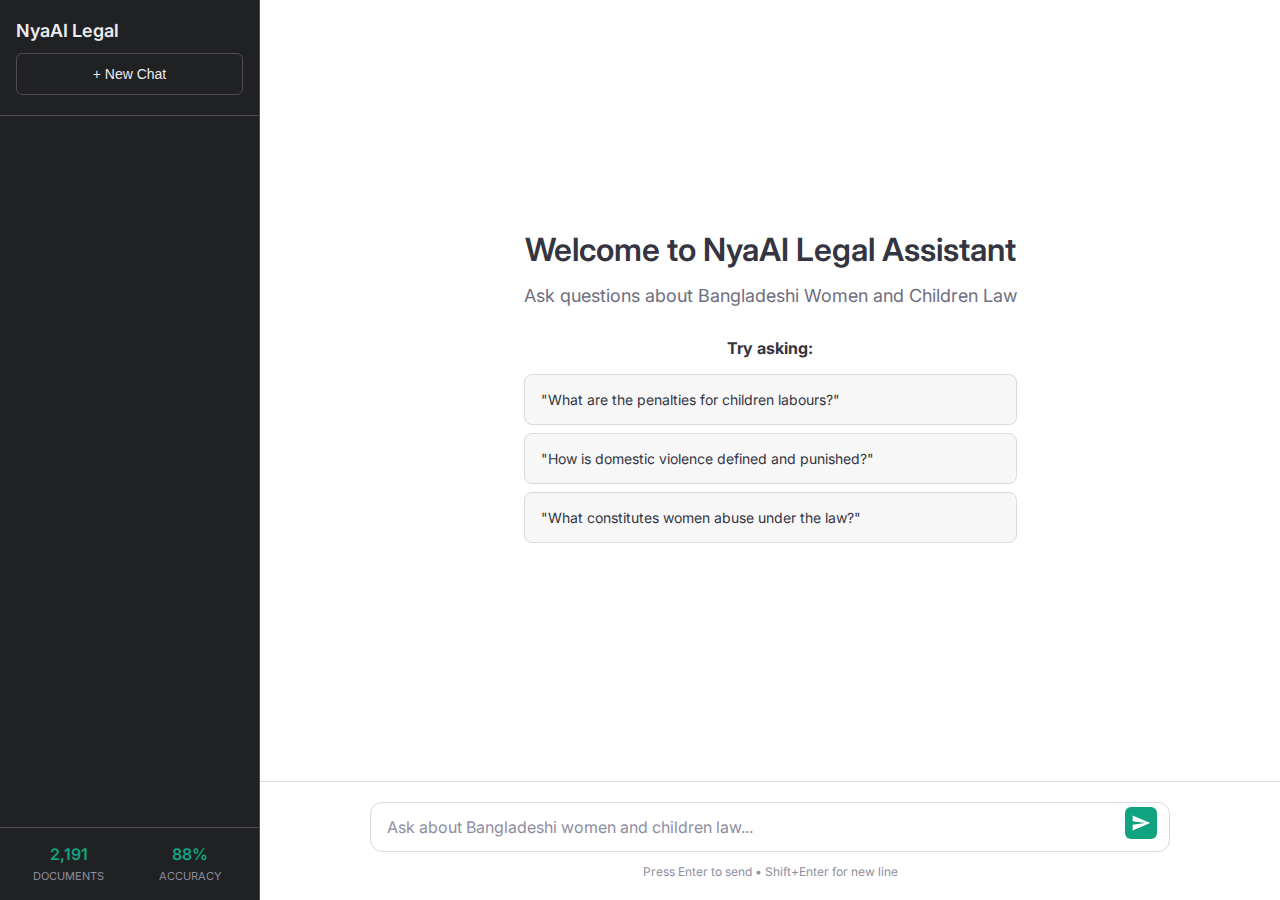
<file: index.html>
<!DOCTYPE html>
<html lang="en">
<head>
    <meta charset="UTF-8">
    <meta name="viewport" content="width=device-width, initial-scale=1.0">
    <title>NyaAI - Legal Assistant</title>
    <link rel="stylesheet" href="style.css">
    <link href="https://fonts.googleapis.com/css2?family=Inter:wght@300;400;500;600&display=swap" rel="stylesheet">
</head>
<body>
    <div class="app-container">
        <!-- Sidebar for chat history -->
        <div class="sidebar" id="sidebar">
            <div class="sidebar-header">
                <h2>NyaAI Legal</h2>
                <button class="new-chat-btn" id="newChatBtn">+ New Chat</button>
            </div>
            
            <div class="chat-history" id="chatHistory">
                <!-- Chat history will be populated here -->
            </div>
            
            <div class="sidebar-footer">
                <div class="stats">
                    <div class="stat-item">
                        <span id="totalDocs">0</span>
                        <label>Documents</label>
                    </div>
                    <div class="stat-item">
                        <span id="accuracy">0%</span>
                        <label>Accuracy</label>
                    </div>
                </div>
            </div>
        </div>

        <!-- Main chat area -->
        <div class="main-content">
            <div class="chat-container" id="chatContainer">
                <div class="welcome-message" id="welcomeMessage">
                    <div class="welcome-content">
                        <h1>Welcome to NyaAI Legal Assistant</h1>
                        <p>Ask questions about Bangladeshi Women and Children Law</p>
                        <div class="example-questions">
                            <h3>Try asking:</h3>
                            <div class="example-item" onclick="askExample('What are the penalties for children labours?')">
                                "What are the penalties for children labours?"
                            </div>
                            <div class="example-item" onclick="askExample('How is domestic violence defined and punished?')">
                                "How is domestic violence defined and punished?"
                            </div>
                            <div class="example-item" onclick="askExample('What constitutes women abuse under the law?')">
                                "What constitutes women abuse under the law?"
                            </div>
                        </div>
                    </div>
                </div>

                <div class="messages" id="messages">
                    <!-- Chat messages will appear here -->
                </div>
            </div>

            <!-- Input area -->
            <div class="input-container">
                <div class="input-wrapper">
                    <textarea 
                        id="messageInput" 
                        placeholder="Ask about Bangladeshi women and children law..."
                        rows="1"></textarea>
                    <button id="sendBtn" class="send-btn">
                        <svg width="20" height="20" viewBox="0 0 24 24" fill="currentColor">
                            <path d="M2.01 21L23 12 2.01 3 2 10l15 2-15 2z"/>
                        </svg>
                    </button>
                </div>
                <div class="input-footer">
                    <small>Press Enter to send • Shift+Enter for new line</small>
                </div>
            </div>
        </div>
    </div>

    <!-- Loading indicator -->
    <div class="loading-overlay" id="loadingOverlay">
        <div class="loading-spinner"></div>
        <p>Loading legal documents...</p>
    </div>

    <script src="chat-engine.js"></script>
    <script src="chat-app.js"></script>
</body>
</html>
</file>
<file: style.css>
/* Chat-Style Legal Assistant CSS */

* {
    margin: 0;
    padding: 0;
    box-sizing: border-box;
}

body {
    font-family: 'Inter', -apple-system, BlinkMacSystemFont, sans-serif;
    background: #f7f7f8;
    height: 100vh;
    overflow: hidden;
}

.app-container {
    display: flex;
    height: 100vh;
}

/* Sidebar */
.sidebar {
    width: 260px;
    background: #202123;
    color: white;
    display: flex;
    flex-direction: column;
    border-right: 1px solid #4d4d4f;
}

.sidebar-header {
    padding: 20px 16px;
    border-bottom: 1px solid #4d4d4f;
}

.sidebar-header h2 {
    font-size: 18px;
    font-weight: 600;
    margin-bottom: 12px;
    color: #ececf1;
}

.new-chat-btn {
    width: 100%;
    padding: 12px;
    background: transparent;
    border: 1px solid #4d4d4f;
    color: #ececf1;
    border-radius: 6px;
    cursor: pointer;
    font-size: 14px;
    transition: all 0.2s;
}

.new-chat-btn:hover {
    background: #40414f;
}

.chat-history {
    flex: 1;
    overflow-y: auto;
    padding: 8px;
}

.chat-item {
    padding: 12px;
    margin: 4px 0;
    border-radius: 6px;
    cursor: pointer;
    font-size: 14px;
    color: #ececf1;
    transition: background 0.2s;
    position: relative;
}

.chat-item:hover {
    background: #343541;
}

.chat-item.active {
    background: #343541;
}

.chat-item-title {
    font-weight: 500;
    margin-bottom: 4px;
    white-space: nowrap;
    overflow: hidden;
    text-overflow: ellipsis;
}

.chat-item-preview {
    font-size: 12px;
    color: #8e8ea0;
    white-space: nowrap;
    overflow: hidden;
    text-overflow: ellipsis;
}

.sidebar-footer {
    padding: 16px;
    border-top: 1px solid #4d4d4f;
}

.stats {
    display: flex;
    gap: 16px;
}

.stat-item {
    text-align: center;
    flex: 1;
}

.stat-item span {
    display: block;
    font-size: 16px;
    font-weight: 600;
    color: #10a37f;
}

.stat-item label {
    font-size: 11px;
    color: #8e8ea0;
    text-transform: uppercase;
}

/* Main Content */
.main-content {
    flex: 1;
    display: flex;
    flex-direction: column;
    background: white;
}

.chat-container {
    flex: 1;
    overflow-y: auto;
    position: relative;
}

/* Welcome Message */
.welcome-message {
    display: flex;
    align-items: center;
    justify-content: center;
    height: 100%;
    text-align: center;
    padding: 40px;
}

.welcome-content h1 {
    font-size: 32px;
    font-weight: 600;
    color: #343541;
    margin-bottom: 16px;
}

.welcome-content p {
    font-size: 18px;
    color: #6e6e80;
    margin-bottom: 32px;
}

.example-questions h3 {
    font-size: 16px;
    color: #343541;
    margin-bottom: 16px;
}

.example-item {
    background: #f7f7f8;
    border: 1px solid #d9d9e3;
    border-radius: 8px;
    padding: 16px;
    margin: 8px 0;
    cursor: pointer;
    transition: all 0.2s;
    text-align: left;
    font-size: 14px;
    color: #343541;
}

.example-item:hover {
    background: #ececf1;
    border-color: #10a37f;
}

/* Messages */
.messages {
    padding: 20px;
    max-width: 800px;
    margin: 0 auto;
    width: 100%;
}

.message {
    margin-bottom: 24px;
    animation: fadeIn 0.3s ease;
}

.message-content {
    display: flex;
    gap: 16px;
    align-items: flex-start;
}

.message-avatar {
    width: 32px;
    height: 32px;
    border-radius: 4px;
    display: flex;
    align-items: center;
    justify-content: center;
    font-weight: 600;
    font-size: 14px;
    flex-shrink: 0;
}

.user-avatar {
    background: #19c37d;
    color: white;
}

.assistant-avatar {
    background: #ab68ff;
    color: white;
}

.message-text {
    flex: 1;
    line-height: 1.6;
    color: #343541;
}

.user-message .message-text {
    background: #f7f7f8;
    padding: 12px 16px;
    border-radius: 18px 18px 4px 18px;
    display: inline-block;
    max-width: 80%;
}

.assistant-message .message-text {
    padding: 8px 0;
}

.message-text p {
    margin-bottom: 12px;
}

.message-text strong {
    font-weight: 600;
    color: #202123;
}

/* Sources */
.sources-container {
    margin-top: 16px;
    padding: 12px;
    background: #f7f7f8;
    border-radius: 8px;
    border-left: 4px solid #10a37f;
}

.sources-header {
    font-size: 13px;
    font-weight: 600;
    color: #343541;
    margin-bottom: 8px;
}

.source-item {
    margin: 6px 0;
    font-size: 12px;
    color: #6e6e80;
    display: flex;
    align-items: flex-start;
    gap: 8px;
}

.source-confidence {
    background: #10a37f;
    color: white;
    padding: 2px 6px;
    border-radius: 12px;
    font-weight: 500;
    min-width: 40px;
    text-align: center;
    flex-shrink: 0;
}

.source-text {
    flex: 1;
    line-height: 1.4;
}

/* Input Area */
.input-container {
    padding: 20px;
    border-top: 1px solid #d9d9e3;
    background: white;
}

.input-wrapper {
    max-width: 800px;
    margin: 0 auto;
    position: relative;
    background: white;
    border: 1px solid #d9d9e3;
    border-radius: 12px;
    padding: 12px 50px 12px 16px;
    display: flex;
    align-items: flex-end;
}

.input-wrapper:focus-within {
    border-color: #10a37f;
    box-shadow: 0 0 0 2px rgba(16, 163, 127, 0.1);
}

#messageInput {
    flex: 1;
    border: none;
    outline: none;
    resize: none;
    font-family: inherit;
    font-size: 16px;
    line-height: 1.5;
    color: #343541;
    background: transparent;
    max-height: 200px;
    min-height: 24px;
}

#messageInput::placeholder {
    color: #8e8ea0;
}

.send-btn {
    position: absolute;
    right: 12px;
    bottom: 12px;
    width: 32px;
    height: 32px;
    background: #10a37f;
    border: none;
    border-radius: 6px;
    color: white;
    cursor: pointer;
    display: flex;
    align-items: center;
    justify-content: center;
    transition: all 0.2s;
}

.send-btn:hover {
    background: #0d8f6f;
}

.send-btn:disabled {
    background: #d9d9e3;
    cursor: not-allowed;
}

.input-footer {
    max-width: 800px;
    margin: 8px auto 0;
    text-align: center;
}

.input-footer small {
    color: #8e8ea0;
    font-size: 12px;
}

/* Loading */
.loading-overlay {
    position: fixed;
    top: 0;
    left: 0;
    right: 0;
    bottom: 0;
    background: rgba(0, 0, 0, 0.8);
    display: none;
    align-items: center;
    justify-content: center;
    z-index: 1000;
    color: white;
    text-align: center;
}

.loading-spinner {
    width: 40px;
    height: 40px;
    border: 4px solid rgba(255, 255, 255, 0.3);
    border-top: 4px solid white;
    border-radius: 50%;
    animation: spin 1s linear infinite;
    margin-bottom: 16px;
}

.typing-indicator {
    display: flex;
    align-items: center;
    gap: 4px;
    padding: 12px 0;
    color: #8e8ea0;
}

.typing-dot {
    width: 6px;
    height: 6px;
    background: #8e8ea0;
    border-radius: 50%;
    animation: typing 1.5s infinite;
}

.typing-dot:nth-child(2) { animation-delay: 0.2s; }
.typing-dot:nth-child(3) { animation-delay: 0.4s; }

/* Animations */
@keyframes fadeIn {
    from { opacity: 0; transform: translateY(10px); }
    to { opacity: 1; transform: translateY(0); }
}

@keyframes spin {
    to { transform: rotate(360deg); }
}

@keyframes typing {
    0%, 60%, 100% { transform: translateY(0); }
    30% { transform: translateY(-10px); }
}

/* Responsive */
@media (max-width: 768px) {
    .sidebar {
        width: 0;
        overflow: hidden;
        transition: width 0.3s;
    }
    
    .sidebar.open {
        width: 260px;
    }
    
    .welcome-content h1 {
        font-size: 24px;
    }
    
    .welcome-content p {
        font-size: 16px;
    }
    
    .messages {
        padding: 16px;
    }
    
    .input-container {
        padding: 16px;
    }
    
    .user-message .message-text {
        max-width: 90%;
    }
}

/* Scrollbar styling */
.chat-history::-webkit-scrollbar,
.chat-container::-webkit-scrollbar {
    width: 6px;
}

.chat-history::-webkit-scrollbar-track {
    background: #40414f;
}

.chat-history::-webkit-scrollbar-thumb {
    background: #565869;
    border-radius: 3px;
}

.chat-container::-webkit-scrollbar-track {
    background: #f7f7f8;
}

.chat-container::-webkit-scrollbar-thumb {
    background: #d9d9e3;
    border-radius: 3px;
}
</file>
